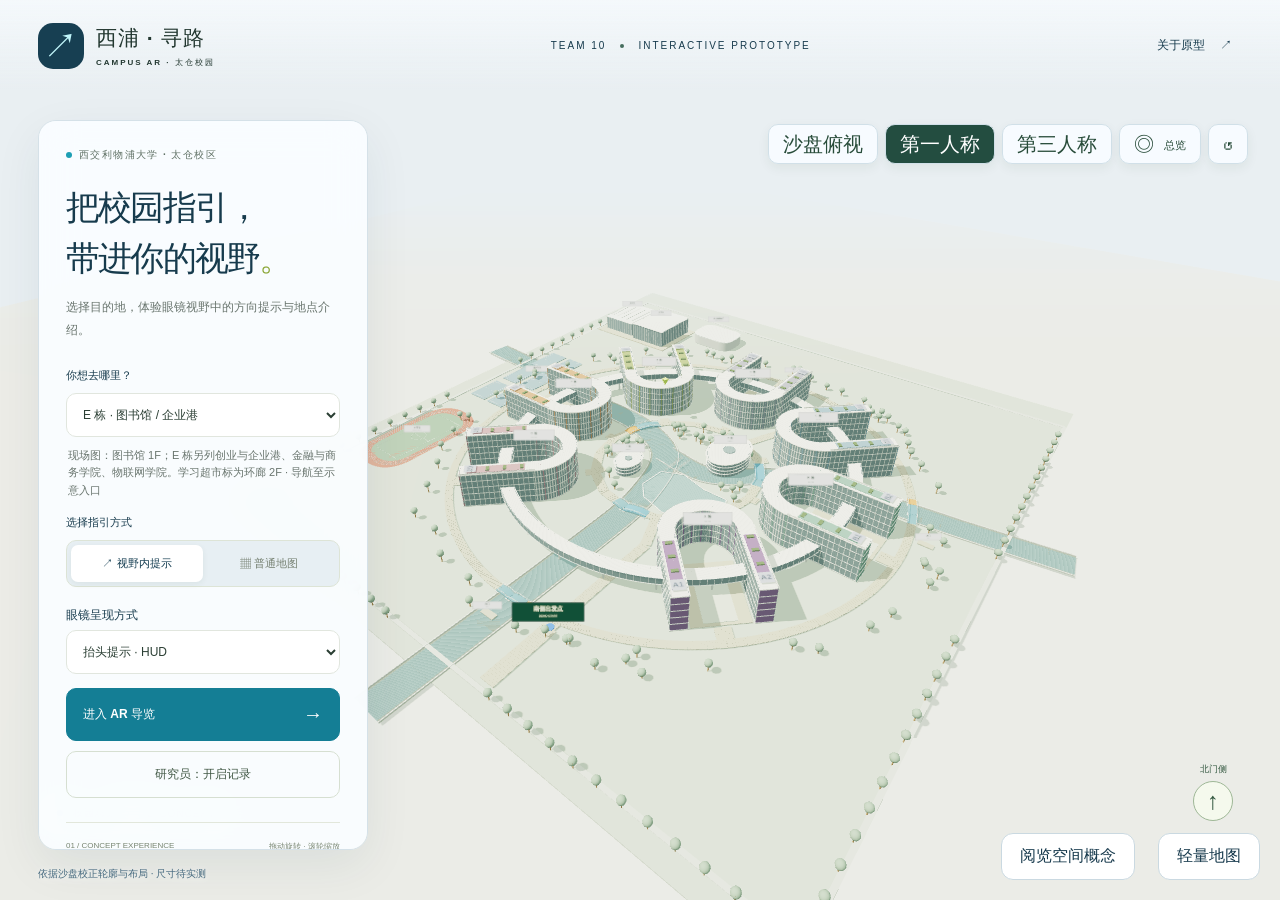
<file: index.html>
<!doctype html>
<html lang="zh-CN"><head><meta charset="UTF-8"><meta name="viewport" content="width=device-width,initial-scale=1"><meta name="theme-color" content="#132d29"><title>西浦太仓 · 校园导航实验室</title><style>@import url('data:text/css,');
:root{font-family:Inter,"Segoe UI","Microsoft YaHei",sans-serif;color:#233831;background:#dce6da;font-synthesis:none;--green:#164d3c;--lime:#d9f46d;--muted:#69756e;--border:#e1e6de}*{box-sizing:border-box}body{margin:0;overflow:hidden}button,input,select,textarea{font:inherit}button,a,select{touch-action:manipulation}button{cursor:pointer}button:disabled{cursor:wait;opacity:.5}button:focus-visible,a:focus-visible,select:focus-visible,input:focus-visible,textarea:focus-visible{outline:3px solid #739d19;outline-offset:3px}#scene{position:fixed;inset:0}#scene canvas{display:block;width:100%;height:100%;touch-action:none}.topbar{position:fixed;top:0;left:0;right:0;height:91px;display:flex;align-items:center;justify-content:space-between;padding:0 38px;z-index:10;background:linear-gradient(#f5f6eee8,#f5f6ee00)}.brand{display:flex;gap:12px;align-items:center;text-decoration:none;color:#233831;font-weight:800;font-size:21px;letter-spacing:1px}.brand-symbol{display:grid;place-items:center;background:#214e3e;color:var(--lime);width:46px;height:46px;border-radius:15px;font-size:35px}.brand-sub{display:block;font-size:8px;letter-spacing:2px;margin-top:5px}.project-tag{font-size:10px;letter-spacing:2px;display:flex;align-items:center;gap:14px}.project-tag i{width:4px;height:4px;background:#456d5e;border-radius:50%}.quiet{border:0;background:transparent;padding:10px;color:inherit;font-size:12px}.quiet span{margin-left:12px}.panel{background:#fcfdf7ed;border:1px solid #fff8;box-shadow:0 18px 55px #294a2720;backdrop-filter:blur(18px);border-radius:22px}.explorer{position:fixed;top:120px;left:38px;width:330px;padding:27px;z-index:5}.eyebrow{font-size:10px;font-weight:700;letter-spacing:1.4px;color:#607166;display:flex;align-items:center;gap:7px}.live-dot{display:inline-block;width:6px;height:6px;background:#638a35;border-radius:50%}h1{font-size:34px;line-height:1.5;letter-spacing:-1.8px;margin:20px 0 12px;font-weight:650}h1>span{color:#8ba637}.intro{font-size:12px;line-height:1.9;color:var(--muted);margin:0 0 26px}.field-title{font-size:11px;font-weight:600;display:block;margin-bottom:10px}select,input,textarea{width:100%;border:1px solid var(--border);border-radius:10px;padding:13px 12px;background:#fff;color:#2b3f34;outline:none}select{font-size:12px}.place-info{font-size:11px;line-height:1.6;color:var(--muted);min-height:49px;padding:10px 2px 16px}.segmented{display:flex;border:1px solid #dde4d6;border-radius:10px;padding:4px;background:#edf0e6;margin-bottom:20px}.segmented button{flex:1;border:0;border-radius:7px;padding:11px 2px;background:transparent;font-size:11px;color:#768172}.segmented button.selected{background:#fff;color:var(--green);box-shadow:0 2px 6px #23441a10;font-weight:700}.primary,.outline{display:flex;justify-content:space-between;align-items:center;border-radius:10px;padding:14px 16px;width:100%;font-size:12px;font-weight:600}.primary{background:var(--green);color:#f7ffe9;border:1px solid var(--green)}.primary:hover{background:#226448}.primary span{font-size:20px;font-weight:400}.outline{background:transparent;border:1px solid #d6dfd1;justify-content:center;color:#405744;margin-top:10px}.outline:hover{background:#f1f4e9}.explorer-foot{border-top:1px solid #e2e7db;margin-top:24px;padding-top:18px;font-size:8px;color:#778571;display:flex;flex-wrap:wrap;gap:8px;justify-content:space-between}.view-tools{position:fixed;right:32px;top:124px;display:flex;gap:7px}.view-tools button{background:#fcfdf4eb;border:1px solid #fff9;border-radius:10px;height:40px;padding:0 14px;color:#284c3a;font-size:20px;box-shadow:0 4px 12px #253c1710}.view-tools span{font-size:11px;vertical-align:middle;margin-left:4px}.mode-badge{position:fixed;bottom:66px;left:38px;display:flex;align-items:center;gap:10px;background:#fafff0dc;border:1px solid #fff9;border-radius:24px;padding:13px 18px;font-size:10px;letter-spacing:1px}.badge-divider{color:#aab7a1}.scene-note{position:fixed;bottom:18px;left:38px;right:32px;display:flex;justify-content:space-between;align-items:center;gap:12px;font-size:10px;color:#426048;text-shadow:0 1px 10px #fff}.scene-note button{border:0;background:transparent;color:inherit;font-size:10px}.compass{position:fixed;right:43px;bottom:70px;width:48px;height:67px;display:flex;align-items:center;flex-direction:column;font-size:9px;gap:5px;color:#335840}.compass b{display:grid;place-items:center;width:40px;height:40px;border:1px solid #9db695;border-radius:50%;font-size:24px;background:#fafff0b0}.hidden{display:none!important}.journey{position:fixed;left:38px;top:120px;width:310px;padding:24px;z-index:5}.journey-head{display:flex;align-items:center;justify-content:space-between;gap:8px}.journey h2{font-size:21px;margin:16px 0}.journey-metrics{display:flex;justify-content:space-between;font-size:11px;color:#6a7865}.track{height:3px;background:#e0e7d9;border-radius:10px;margin:13px 0 20px;overflow:hidden}#progressBar{height:100%;background:#7d9c31;width:0%;transition:width .4s}#cueCard{display:flex;align-items:center;gap:15px;padding:13px 0}#cueArrow{font-size:42px;line-height:1;color:#346440;width:45px;text-align:center}#cueCard strong{display:block;font-size:17px}#cueCard small{display:block;font-size:10px;color:#75836b;margin-top:7px}#mapInstruction{font-size:12px;line-height:1.8;color:#65725f;padding:8px 0}.journey-actions{display:flex;align-items:center;gap:8px}.journey-actions .outline{width:auto;flex:1}.journey-actions .quiet{margin-top:10px;white-space:nowrap}.controls{position:fixed;bottom:76px;left:50%;transform:translateX(-50%);text-align:center;z-index:6}.control-hint{background:#183d2cd9;color:#eff6de;font-size:10px;letter-spacing:.3px;padding:8px 13px;border-radius:8px;margin-bottom:10px}.control-row{display:flex;justify-content:center;gap:9px}.control-row button{height:50px;min-width:52px;border:1px solid #ffffff80;background:#fbfff2ed;border-radius:13px;color:#345139;font-size:24px;box-shadow:0 5px 25px #1630221a}.control-row .forward{font-size:12px;padding:0 23px;background:var(--lime);border-color:var(--lime);font-weight:700}.forward span{font-size:21px;margin-left:12px}#toast{position:fixed;top:100px;left:50%;transform:translateX(-50%);padding:12px 20px;border-radius:12px;background:#163c2cec;color:#fff;font-size:12px;max-width:80vw;text-align:center;opacity:0;transition:opacity .25s;pointer-events:none;z-index:30}#toast.show{opacity:1}dialog{border:1px solid #e4e8dc;border-radius:22px;background:#fbfcf6;color:#293b31;padding:27px;width:min(490px,calc(100vw - 28px));max-height:88dvh;box-shadow:0 30px 100px #1428214d}dialog::backdrop{background:#14382c66;backdrop-filter:blur(7px)}.dialog-heading{display:flex;justify-content:space-between;align-items:flex-start;gap:12px}.dialog-heading h2{font-size:25px;margin:12px 0 16px;letter-spacing:-.7px}.close{border:0;border-radius:50%;width:30px;height:30px;background:#eaf0e2;color:#486047;font-size:22px}dialog p{font-size:12px;line-height:1.9;color:#677361}dialog h3{font-size:14px;margin-top:25px}dialog a{color:#32634a}form label{display:block;font-size:12px;font-weight:600;margin:14px 0}form label input,form label select,form label textarea{display:block;margin-top:7px}form .check{display:flex;align-items:flex-start;gap:9px;font-size:11px;line-height:1.7;font-weight:400}.check input{width:15px;height:15px;margin:3px 0 0;flex:none}.fineprint{font-size:10px!important;line-height:1.7!important;color:#7d8775!important}#mapSvg{width:100%;background:#edf2e5;border-radius:16px;max-height:52vh}.map-legend{display:flex;justify-content:space-between;gap:12px;margin-top:14px;font-size:10px;color:#6a7861}.map-legend i{display:inline-block;width:8px;height:8px;margin-right:5px;border-radius:50%}.legend-current{background:#4f8df5}.legend-target{background:#a1bc3a}.result-metrics{display:grid;grid-template-columns:repeat(3,1fr);gap:8px;margin:15px 0}.result-metrics div{background:#edf1e5;border-radius:10px;padding:15px 10px;text-align:center}.result-metrics strong{display:block;font-size:23px;font-weight:500}.result-metrics small{font-size:9px;display:block;margin-top:6px;color:#718064}#loading{position:fixed;inset:0;z-index:99;display:flex;align-items:center;justify-content:center;flex-direction:column;background:#f1f4e9;color:#224d3a;transition:opacity .5s}#loading h2{font-size:20px}#loading p{font-size:12px;color:#74816c}.load-icon{font-size:60px;animation:pulse 1.5s infinite}@keyframes pulse{50%{transform:translate(4px,-4px);opacity:.5}}@media(max-width:800px){.topbar{height:75px;padding:0 18px}.project-tag{display:none}.brand{font-size:17px}.brand-symbol{width:37px;height:37px;font-size:28px}.brand-sub{font-size:7px}.explorer{top:auto;bottom:58px;left:14px;width:280px;padding:19px;max-height:65dvh;overflow:auto}h1{font-size:26px;line-height:1.35;margin:13px 0 9px}.intro{margin-bottom:15px;font-size:11px}.explorer-foot{display:none}.field-title{font-size:10px;margin-bottom:7px}.segmented{margin-bottom:10px}.place-info{min-height:35px;padding:7px 0 10px}.primary,.outline{padding:12px}.mode-badge{display:none}.scene-note{left:18px;right:18px;bottom:14px;font-size:8px;max-width:95vw}.scene-note button{font-size:9px;white-space:nowrap}.view-tools{right:14px;top:88px}.view-tools button{padding:0 10px}.compass{right:21px;bottom:71px}.journey{left:14px;top:88px;width:265px;padding:18px}.journey h2{font-size:18px}.journey-metrics{font-size:10px}#cueCard strong{font-size:15px}.controls{bottom:70px}.control-hint{font-size:9px;white-space:nowrap}.control-row button{height:48px}dialog{padding:22px}.topbar .quiet{font-size:10px}}@media(max-height:680px) and (min-width:801px){.explorer{top:95px;padding:20px;width:300px}h1{font-size:27px;margin:12px 0}.intro{margin-bottom:14px}.explorer-foot{display:none}.place-info{min-height:30px;padding:8px 0}.segmented{margin-bottom:12px}.journey{top:95px}.mode-badge{bottom:55px}}

.free-controls{display:grid;grid-template-columns:repeat(3,48px);gap:5px}.free-controls button{width:48px;height:42px;padding:0;touch-action:none}.free-controls button:active{background:#d7ef80}.controls{bottom:40px}.control-hint{max-width:360px}.scene-note{pointer-events:none}.scene-note button{pointer-events:auto}
@media(max-width:700px){.journey{top:84px;bottom:auto;width:240px;padding:15px}.journey h2{font-size:19px}.journey #cueCard{padding:10px 0}.controls{left:auto;right:16px;transform:none;bottom:50px}.control-hint{max-width:185px;font-size:10px}}

.display-label{display:block;font-size:12px;font-weight:600;margin-top:10px}#overlayStyle{margin:6px 0 14px}.explorer{max-height:calc(100vh - 170px);overflow:auto}.ar-hud{position:absolute;left:50%;top:25%;transform:translateX(-50%);color:#bbffc6;background:rgba(6,27,25,.65);border:1px solid rgba(167,255,202,.4);border-radius:18px;padding:18px 24px;pointer-events:none;text-shadow:0 1px 5px #102e27;min-width:290px;backdrop-filter:blur(3px)}.hud-top{display:flex;align-items:center;gap:8px;font-size:10px;letter-spacing:1px}.hud-dot{width:6px;height:6px;background:#a6ffc1;border-radius:50%}.hud-main{display:flex;gap:18px;align-items:center;margin:16px 0}.hud-main>span{font-size:42px}.hud-main strong{font-size:21px}.hud-main p{margin:5px 0 0;font-size:14px}.ar-hud small{font-size:10px;opacity:.8}.ar-hud.spatial{top:auto;bottom:190px}.ar-target{position:absolute;transform:translate(-50%,-100%);padding:10px 16px;background:#123a35dd;color:#d9ffb7;border:1px solid #c4ff8d;border-radius:10px;pointer-events:none}.view-tools .selected{background:#234d40;color:white}.navigating .journey{width:245px;padding:18px}.navigating #cueCard{display:none}.navigating .journey h2{font-size:21px}.navigating .journey-metrics{font-size:10px}.navigating .topbar{background:linear-gradient(#eff4ecd9,transparent)}#arrivalDialog p{line-height:1.8}.navigating #toast{top:auto;bottom:190px}.control-hint{white-space:normal}
@media(max-width:700px){.view-tools{top:83px;left:14px;right:auto;gap:5px}.view-tools button{font-size:11px;padding:8px;min-width:0}.navigating .journey{top:135px;width:205px;padding:12px}.navigating .journey h2{font-size:16px}.journey-actions button{font-size:11px;padding:8px}.ar-hud{top:46%;padding:12px 16px;min-width:250px;max-width:90vw}.ar-hud.spatial{bottom:215px}.hud-main{margin:10px 0}.hud-main strong{font-size:17px}.hud-main>span{font-size:32px}.ar-hud small{font-size:9px}.navigating .compass{display:none}.explorer{max-height:58vh}.navigating #toast{bottom:210px}}

@media(min-width:701px){.ar-hud{top:auto;bottom:185px;left:auto;right:28px;transform:none}.ar-hud.spatial{left:50%;right:auto;transform:translateX(-50%)}}

#mouseHint,#crosshair{display:none;pointer-events:none}.navigating #mouseHint{display:block;position:absolute;bottom:28px;left:50%;transform:translateX(-50%);color:#e7f5e9;background:#16362fd9;padding:8px 14px;border-radius:20px;font-size:12px}.mouse-locked #mouseHint{display:none}.mouse-locked #crosshair{display:block;position:absolute;left:50%;top:50%;transform:translate(-50%,-50%);color:#edffe3;font-size:18px;text-shadow:0 1px 3px #15271e}.mouse-locked .view-tools,.mouse-locked .journey{opacity:.65}.mouse-locked .view-tools{pointer-events:none}@media(pointer:fine){.control-row{display:none}.controls{bottom:65px}}@media(pointer:coarse){#mouseHint{display:none!important}.control-hint{font-size:0}.control-hint:after{content:'左侧按钮移动 · 拖动场景环顾';font-size:11px}}
/* Quiet technical palette, generous spacing and resilient mobile landing. */
:root{--lime:#bce9ef;--green:#133c50;--cream:#f5f8fa}body{background:#eef3f6;color:#173b4d}.panel{background:rgba(250,253,255,.94);border:1px solid #d5e1e8;box-shadow:0 16px 48px #12354812;border-radius:18px}.primary{background:#147e95!important;color:white!important;border-color:#147e95!important}.topbar{background:linear-gradient(#f5f9fcee,transparent)}.brand-symbol{background:#173f52;color:#c1f6fa}.segmented{background:#e7eff3}.segmented .selected{background:#fff;color:#135b73}.ar-hud{background:#0a2336d9;color:#b9f4ff;border-color:#8dd0dc80}.live-dot{background:#1d9fb4}#liteApp{position:fixed;inset:0;z-index:110;overflow:auto;background:#f2f6f8;color:#153c50;padding:24px max(20px,calc((100vw - 760px)/2));font-family:system-ui,sans-serif}.lite-mode #liteToggle{display:none}.lite-top{display:flex;justify-content:space-between;align-items:center;padding-bottom:20px;border-bottom:1px solid #d9e3e9}.lite-top b{font-size:22px}.lite-top span{font-size:10px;letter-spacing:1px}.lite-copy{margin:28px 0 10px}.lite-copy small{letter-spacing:1.8px;font-size:10px;color:#527789}.lite-copy h1{font-size:36px;line-height:1.25;margin:13px 0}.lite-copy p{font-size:13px;color:#638091}.lite-map{max-width:420px;margin:0 auto}.lite-map svg{width:100%;height:auto;display:block}.lite-card{padding:20px;border:1px solid #d4e1e8;background:#ffffff;border-radius:18px;box-shadow:0 8px 32px #274a5a0a}.lite-card label{display:block;font-size:12px;font-weight:600;margin-bottom:9px}.lite-card select{width:100%;font-size:16px;background:#f1f6f8;border:1px solid #d8e3e9;border-radius:10px;padding:12px;color:#173f51}.lite-card p{font-size:12px;line-height:1.6;color:#557585;min-height:32px}.lite-card small{display:block;font-size:10px;line-height:1.6;color:#78909c;margin-top:16px}.lite-actions{display:flex;gap:10px}.lite-actions button{flex:1;border-radius:10px;padding:13px 8px;border:1px solid #d3e1e8;background:#fff;color:#176780;font-size:12px}.lite-actions button:first-child{background:#176c87;color:white}.lite-footer{font-size:10px;line-height:1.9;text-align:center;color:#78909c;margin:22px 0}.view-tools button{border-color:#d1e0e8;background:#f8fcffef}.scene-note{color:#476b80}@media(max-width:600px){#liteApp{padding:18px}.lite-copy{margin-top:20px}.lite-copy h1{font-size:30px}.lite-map{max-width:300px}.explorer{width:calc(100vw - 28px);max-height:48vh}.control-hint{background:#173f50e6}}

.model-inspect #explorer{display:none}.model-inspect .scene-note{max-width:75vw}

</style></head>
<body>
<section id="liteApp" style="display:none"></section>
<button id="interiorBtn" style="position:fixed;right:145px;bottom:20px;z-index:40;padding:12px 18px;border:1px solid #cad9e1;border-radius:12px;background:white;color:#16394c">阅览空间概念</button><button id="liteToggle" style="position:fixed;right:20px;bottom:20px;z-index:40;padding:12px 18px;border:1px solid #cad9e1;border-radius:12px;background:white;color:#16394c">轻量地图</button>
<div id="scene" aria-label="太仓校区三维概念场景"></div>
<div id="loading" style="position:fixed;inset:0;z-index:99;background:#f1f4e9;color:#224d3a;display:flex;align-items:center;justify-content:center;flex-direction:column"><span class="load-icon">↗</span><h2>正在构建你的校园视野</h2><p>加载校园导览…</p><a href="compat.html" style="color:#176780;padding:20px">打不开？进入兼容版地图 →</a></div>
<header class="topbar"><a class="brand" href="#" aria-label="返回校园总览"><span class="brand-symbol">↗</span><span>西浦 · 寻路<span class="brand-sub">CAMPUS AR · 太仓校园</span></span></a><span class="project-tag">TEAM 10 <i></i> INTERACTIVE PROTOTYPE</span><button id="aboutBtn" class="quiet">关于原型 <span>↗</span></button></header>
<main>
<aside id="explorer" class="panel explorer">
<div class="eyebrow"><span class="live-dot"></span> 西交利物浦大学 · 太仓校区</div>
<h1>把校园指引，<br>带进你的视野<span>。</span></h1>
<p class="intro">选择目的地，体验眼镜视野中的方向提示与地点介绍。</p>
<label class="field-title" for="destination">你想去哪里？</label><select id="destination"></select><div id="placeInfo" class="place-info"></div>
<div class="field-title">选择指引方式</div><div class="segmented"><button id="arMode" class="selected" aria-pressed="true">↗ 视野内提示</button><button id="mapMode" aria-pressed="false">▦ 普通地图</button></div>
<label class="display-label" for="overlayStyle">眼镜呈现方式</label><select id="overlayStyle"><option value="hud">抬头提示 · HUD</option><option value="spatial">空间箭头 · 概念模拟</option></select><button id="startBtn" class="primary">进入 AR 导览 <span>→</span></button><button id="studyBtn" class="outline">研究员：开启记录</button><div class="explorer-foot"><span>01 / CONCEPT EXPERIENCE</span><span>拖动旋转 · 滚轮缩放</span></div></aside>
<section id="journey" class="panel journey hidden" aria-live="polite"><div class="eyebrow" id="sessionLabel">自由漫游</div><div class="journey-head"><h2 id="targetName"></h2><button id="exitBtn" class="quiet">结束</button></div><div class="journey-metrics"><span id="progressText">准备出发</span><span id="timer">00:00</span></div><div class="track"><div id="progressBar"></div></div><div id="cueCard"><span id="cueArrow">↑</span><div><strong id="cueTitle">向前出发</strong><small id="cueDetail"></small></div></div><div id="mapInstruction" class="hidden">需要确认方向时，打开地图查看当前位置与目的地。</div><div class="journey-actions"><button id="showMap" class="outline">▦ 查看地图</button><button id="helpBtn" class="quiet">需要帮助</button></div></section>
<div class="view-tools"><button id="modelViewBtn">沙盘俯视</button><button id="firstPerson" class="selected" aria-pressed="true">第一人称</button><button id="thirdPerson" aria-pressed="false">第三人称</button><button id="overviewBtn" title="校园总览">◎ <span>总览</span></button><button id="walkViewBtn" class="hidden" title="返回步行视角">◉ <span>步行</span></button><button id="resetView" title="重置视角">↺</button></div>
<div id="modeBadge" class="mode-badge"><span class="live-dot"></span> 校园总览 <span class="badge-divider">/</span> 3D CONCEPT</div>
<div id="controls" class="controls hidden"><div class="control-hint" id="controlHint">WASD 移动 · 鼠标环顾 · Shift 奔跑 · V 切换视角 · M 地图</div><div class="control-row free-controls"><button id="turnLeft" aria-label="向左看">↶</button><button id="forward" aria-label="向前移动">↑</button><button id="turnRight" aria-label="向右看">↷</button><button id="strafeLeft" aria-label="向左平移">←</button><button id="backward" aria-label="向后移动">↓</button><button id="strafeRight" aria-label="向右平移">→</button></div></div>
<div id="arHUD" class="ar-hud hidden"><div class="hud-top"><span class="hud-dot"></span><span id="hudMode"></span></div><div class="hud-main"><span id="hudArrow">↑</span><div><strong id="hudDirection">向前行走</strong><p id="hudPlace"></p></div></div><small id="hudDetail"></small></div><div id="arTarget" class="ar-target hidden"></div>
<dialog id="arrivalDialog"><div class="eyebrow">YOU HAVE ARRIVED</div><h2 id="arrivalTitle"></h2><p id="arrivalText"></p><button id="arrivalDone" class="primary">探索另一个地点 →</button></dialog>
<div id="mouseHint">点击场景控制视角 · Esc 释放鼠标</div><div id="crosshair" aria-hidden="true">+</div><div id="toast" role="status"></div>
<div id="compass" class="compass"><span>北门侧</span><b id="compassArrow">↑</b></div>
<footer class="scene-note"><span>依据沙盘校正轮廓与布局 · 尺寸待实测</span><button id="sourcesBtn">场景依据 ↗</button></footer>
</main>
<dialog id="mapDialog"><div class="dialog-heading"><div><div class="eyebrow">CAMPUS MAP</div><h2>找到你的下一步</h2></div><button data-close="mapDialog" class="close" aria-label="关闭地图">×</button></div><svg id="mapSvg" viewBox="-167 -170 334 335" role="img" aria-label="简化校园地图"></svg><div class="map-legend"><span><i class="legend-current"></i>当前位置</span><span><i class="legend-target"></i>目的地</span><span>北门方向 ↑（图示）</span></div><p class="fineprint">位置与路线为原型示意。地图模式不提供逐步转向指令。</p></dialog>
<dialog id="studyDialog"><div class="dialog-heading"><div><div class="eyebrow">PARTICIPANT SESSION</div><h2>开始一次体验</h2></div><button data-close="studyDialog" class="close" aria-label="关闭">×</button></div><p>请由研究员说明任务并取得同意。体验的是网页导航界面，不是实际眼镜或真实步行。</p><form id="studyForm"><label>参与者匿名编号<input id="participant" required maxlength="24" placeholder="例如 P-01" pattern="[A-Za-z0-9_-]{1,24}" autocomplete="off"></label><label>界面模式<select id="studyMode"><option value="ar">视野内提示</option><option value="map">普通地图</option></select></label><label>体验任务<select id="studyTask"><option value="E">从示意南侧入口前往 E 栋图书馆入口</option><option value="G">从示意北侧入口前往 G 栋博物馆入口</option></select></label><label>是否体验过这个网页？<select id="prior"><option value="no">第一次</option><option value="yes">之前体验过</option></select></label><label class="check"><input id="consent" type="checkbox" required>我已取得参与者对本次体验及匿名记录的同意。</label><p class="fineprint">数据只在当前页面内存中保存，刷新即清除；结束后可下载 JSON。两条任务未经等难度校准，不直接用于证明 AR 优于地图。</p><button class="primary" type="submit">开始任务 →</button></form></dialog>
<dialog id="resultDialog"><div class="dialog-heading"><div><div class="eyebrow">SESSION COMPLETE</div><h2 id="resultTitle">已抵达目的地</h2></div><button data-close="resultDialog" class="close" aria-label="关闭">×</button></div><div id="resultMetrics" class="result-metrics"></div><form id="feedbackForm"><label>指引清晰程度<select id="clarity"><option value="">请选择</option><option value="1">1 — 很不清楚</option><option value="2">2 — 不太清楚</option><option value="3">3 — 一般</option><option value="4">4 — 清楚</option><option value="5">5 — 很清楚</option></select></label><label>完成任务需要的思考程度<select id="effort"><option value="">请选择</option><option value="1">1 — 很少</option><option value="2">2 — 较少</option><option value="3">3 — 一般</option><option value="4">4 — 较多</option><option value="5">5 — 很多</option></select></label><label>哪一处最清楚，哪一处让你困惑？<textarea id="feedback" rows="3" placeholder="尽量记录原话；也可以记录现有地图已经足够的情况。" maxlength="1500"></textarea></label><button type="submit" class="primary">下载本次匿名记录 ↓</button><p class="fineprint">记录包含网页时间、虚拟移动距离、地图打开次数和求助次数，不包含真实校园定位、眼动或佩戴体验。</p></form></dialog>
<dialog id="aboutDialog"><div class="dialog-heading"><div><div class="eyebrow">ABOUT THIS PROTOTYPE</div><h2>让概念可以被体验</h2></div><button data-close="aboutDialog" class="close" aria-label="关闭">×</button></div><p>ENT303TC · Table 26 Team 10<br>Rokid: AR Application Challenge (July)</p><h3>这版可以验证什么？</h3><p>目的地是否容易找到、视野内提示是否清晰、转向与地图信息是否让人困惑。可用于早期访谈和界面可用性探索。</p><h3>眼镜中会呈现什么？</h3><p>抬头提示模式：转向箭头和目的地文字固定显示在视野中，用户透过镜片看到真实环境。空间箭头模式：箭头仿佛贴在道路上，标签锚定建筑；这需要匹配设备能力的空间定位、头部跟踪和锚定，不能只靠导入校园模型实现。</p><p>第一人称模拟佩戴者所见；第三人称用于展示用户与场景的关系。网页背景是模拟现实的 3D 场景，不是要在眼镜里再展示一个完整虚拟校园。显示颜色、视场范围与实际设备不同，不代表特定 Rokid 型号的硬件能力。</p><p><a href="https://open.rokid.com/" target="_blank" rel="noopener">Rokid 官方开发平台 ↗</a></p><h3>场景来源与边界</h3><p>参考西交利物浦大学公开的太仓校区地图，以及 U 型建筑与环形连廊的空间关系。楼栋字母和用途参考该地图；模型按公开地图修正为马蹄形楼体、贯通的多层环形建筑及分叉水系；比例、入口、路网和高度仍经过简化，未现场测绘。本版增加了你们提供的沙盘照片和 HPP 建成照片作为形态参考，细化立面、屋顶、桥梁、景观与体育区。比例与入口仍为示意。这里不连接 GPS、Rokid SDK 或眼镜。<br><a href="https://www.hpp.com/en/projects/xjtlu-campus-taicang/" target="_blank" rel="noopener">HPP 设计方建成照片 ↗</a></p><p><a href="https://www.xjtlu.edu.cn/zh/campus-life/our-campus" target="_blank" rel="noopener">学校官方校园说明 ↗</a><br><a href="https://www.xjtlu.edu.cn/wp-content/uploads/2025/03/campus-map.jpg" target="_blank" rel="noopener">官方太仓校园地图（2025 版文件）↗</a></p><h3>如何进行访谈？</h3><p>先询问参与者最近一次真实校园寻路经历，再让其独立完成网页任务。完成后询问具体理解、困惑与替代方案。网页操作表现不等同于真实校园寻路效果，也不能证明头戴设备的免手持优势。</p><h3>记录说明</h3><p>原型仅在页面内存中保存当前会话。只有在点击下载时才生成本地文件；不自动上传研究记录。自由漫游记录会明确标为展示数据。</p><button id="aboutDone" class="primary">回到校园 →</button></dialog>
<script>
(function(){
 var box=document.getElementById('loading');
 window.showBootError=function(message){
  if(!document.getElementById('loading'))document.body.appendChild(box);
  box.style.cssText='position:fixed;inset:0;z-index:999;background:#f1f4e9;color:#224d3a;display:flex;align-items:center;justify-content:center;flex-direction:column;padding:24px;text-align:center;opacity:1';
  box.textContent='';var title=document.createElement('h2');title.textContent='校园导览暂未加载完成';box.appendChild(title);
  var detail=document.createElement('p');detail.textContent=message;box.appendChild(detail);
  var retry=document.createElement('button');retry.textContent='重新加载';retry.style.cssText='padding:14px 24px;margin:12px';retry.onclick=function(){location.reload()};box.appendChild(retry);var lite=document.createElement('button');lite.textContent='使用轻量地图';lite.onclick=function(){window.openLite()};box.appendChild(lite);
 };
 window.addEventListener('error',function(e){window.showBootError(e.message||'资源加载失败，请检查网络后刷新。')});
 window.addEventListener('unhandledrejection',function(e){window.showBootError(String(e.reason&&e.reason.message||e.reason||'加载失败'))});
 // Each explicit 3D attempt owns its own timeout.
})();
</script>
<script>(function(){
var places=[["E", "图书馆 / 企业港", 10], ["D", "人工智能与先进技术学院", 8], ["G", "影视学院 / 博物馆", 14], ["J", "学生中心", 0], ["H", "行政中心", 0], ["A", "芯片 / 智造 / 机器人学院", 2], ["B", "未来教育 / 学者空间", 4], ["C", "创业与企业港 / 芯片学院", 6], ["F", "F 栋", 12]],graph={"r0": {"id": "r0", "x": 0, "z": 43, "neighbors": ["r1", "r15"]}, "r1": {"id": "r1", "x": 16.455387591698862, "z": 39.72681989798533, "neighbors": ["r0", "r2", "southApproach"]}, "r2": {"id": "r2", "x": 30.40559159102154, "z": 30.405591591021544, "neighbors": ["r1", "r3", "A"]}, "r3": {"id": "r3", "x": 39.72681989798533, "z": 16.455387591698862, "neighbors": ["r2", "r4"]}, "r4": {"id": "r4", "x": 43, "z": 2.6329906181668092e-15, "neighbors": ["r3", "r5", "B"]}, "r5": {"id": "r5", "x": 39.72681989798533, "z": -16.45538759169886, "neighbors": ["r4", "r6"]}, "r6": {"id": "r6", "x": 30.405591591021544, "z": -30.40559159102154, "neighbors": ["r5", "r7", "H", "C"]}, "r7": {"id": "r7", "x": 16.455387591698866, "z": -39.72681989798533, "neighbors": ["r6", "r8", "northApproach"]}, "r8": {"id": "r8", "x": 5.2659812363336185e-15, "z": -43, "neighbors": ["r7", "r9", "D"]}, "r9": {"id": "r9", "x": -16.455387591698855, "z": -39.72681989798534, "neighbors": ["r8", "r10"]}, "r10": {"id": "r10", "x": -30.40559159102154, "z": -30.40559159102155, "neighbors": ["r9", "r11", "E"]}, "r11": {"id": "r11", "x": -39.72681989798532, "z": -16.455387591698884, "neighbors": ["r10", "r12"]}, "r12": {"id": "r12", "x": -43, "z": -7.898971854500428e-15, "neighbors": ["r11", "r13", "F"]}, "r13": {"id": "r13", "x": -39.72681989798532, "z": 16.45538759169887, "neighbors": ["r12", "r14"]}, "r14": {"id": "r14", "x": -30.40559159102155, "z": 30.405591591021537, "neighbors": ["r13", "r15", "G", "J"]}, "r15": {"id": "r15", "x": -16.455387591698887, "z": 39.72681989798532, "neighbors": ["r14", "r0"]}, "south": {"id": "south", "x": 24, "z": 118, "neighbors": ["southApproach"]}, "southApproach": {"id": "southApproach", "x": 24, "z": 58, "neighbors": ["south", "r1"]}, "north": {"id": "north", "x": 44, "z": -118, "neighbors": ["northApproach"]}, "northApproach": {"id": "northApproach", "x": 44, "z": -104, "neighbors": ["north", "r7"]}, "E": {"id": "E", "x": -33.94112549695428, "z": -33.941125496954285, "neighbors": ["r10"]}, "D": {"id": "D", "x": 5.878304635907295e-15, "z": -48, "neighbors": ["r8"]}, "G": {"id": "G", "x": -33.941125496954285, "z": 33.94112549695427, "neighbors": ["r14"]}, "J": {"id": "J", "x": -29, "z": 25, "neighbors": ["r14"]}, "H": {"id": "H", "x": 33, "z": -27, "neighbors": ["r6"]}, "A": {"id": "A", "x": 33.94112549695428, "z": 33.941125496954285, "neighbors": ["r2"]}, "B": {"id": "B", "x": 48, "z": 2.9391523179536475e-15, "neighbors": ["r4"]}, "C": {"id": "C", "x": 33.941125496954285, "z": -33.94112549695428, "neighbors": ["r6"]}, "F": {"id": "F", "x": -48, "z": -8.817456953860943e-15, "neighbors": ["r12"]}},facilities=[{"id": "pool", "name": "游泳馆", "x": -132, "z": -126}, {"id": "stadium", "name": "体育馆", "x": -105, "z": -125}, {"id": "hall", "name": "多功能报告厅", "x": -67, "z": -141}, {"id": "sports", "name": "体育场", "x": -130, "z": 66}, {"id": "courts", "name": "室外球场", "x": -130, "z": -26}],selected='E';
var root=document.getElementById('liteApp');
root.innerHTML='<div class="lite-top"><b>↗ 西浦 · 寻路</b><span>TAICANG / TEAM 10</span></div><div class="lite-copy"><small>CAMPUS WAYFINDING · 轻量版</small><h1>你的下一站，<br>就在视野之中。</h1><p>西交利物浦大学 · 太仓校区</p></div><div class="lite-map"><svg id="liteSvg" viewBox="-167 -170 334 335" role="img" aria-label="校园分区与路线示意图"></svg></div><div class="lite-card"><label for="liteDest">选择目的地</label><select id="liteDest"></select><p id="liteRoute"></p><div class="lite-actions"><button id="litePlan">显示示意路线</button><button id="try3D">开启 3D 漫游 ↗</button></div><small>根据现场导览图核对分区，尺寸与入口仍为示意。</small></div><p class="lite-footer"><a href="compat.html">纯 HTML 兼容地图 →</a><br>Rokid: AR Application Challenge (July)</p>';
var select=document.getElementById('liteDest');places.forEach(function(p){var o=document.createElement('option');o.value=p[0];o.textContent=p[0]+' · '+p[1];select.appendChild(o)});select.value=selected;
function routeTo(target){var distance={},prev={},open=Object.keys(graph);open.forEach(function(id){distance[id]=Infinity});distance.south=0;while(open.length){open.sort(function(a,b){return distance[a]-distance[b]});var id=open.shift();if(id===target)break;graph[id].neighbors.forEach(function(v){var a=graph[id],b=graph[v],cost=distance[id]+Math.sqrt((a.x-b.x)*(a.x-b.x)+(a.z-b.z)*(a.z-b.z));if(cost<distance[v]){distance[v]=cost;prev[v]=id}})}var ids=[target];while(ids[0]!=='south'&&prev[ids[0]])ids.unshift(prev[ids[0]]);return ids;}
function mapMarkup(target,route){var selected=target;var html='<rect x="-153" y="-164" width="306" height="318" rx="15" fill="#e5eee7"/><path d="M-163,-37 Q-55,-30 -13,-6 Q6,30 0,154 M-13,-6 Q55,-5 155,-40" fill="none" stroke="#a1c4cb" stroke-width="12"/><path d="M-4,9 L7,4 L22,8 L35,8 L40,19 L33,29 L16,35 L2,31 L-5,23 Z" fill="#a1c4cb"/>';
facilities.forEach(function(p){html+='<rect x="'+(p.x-10)+'" y="'+(p.z-12)+'" width="20" height="24" rx="3" fill="'+(p.id==='sports'?'#c3a59c':'#bacdd3')+'"/><text x="'+p.x+'" y="'+(p.z+19)+'" text-anchor="middle" font-size="5" fill="#385a66">'+p.name+'</text>';});
places.forEach(function(p){var a=p[2]*Math.PI/8,x=p[0]==='H'?19:p[0]==='J'?-19:Math.sin(a)*72,z=p[0]==='H'?-19:p[0]==='J'?17:Math.cos(a)*72;var fill=p[0]===selected?'#a5ced9':'#f8fbfc';if(p[2]){html+='<g transform="translate('+x+' '+z+') rotate('+(-a*180/Math.PI)+')"><path d="M-20,35 L-20,0 A20,20 0 0 1 20,0 L20,35 L13,35 L13,0 A13,13 0 0 0 -13,0 L-13,35 Z" fill="'+fill+'" stroke="#8da6ae" stroke-width=".6"/>';[-1,1].forEach(function(side){html+='<text x="'+side*17+'" y="30" text-anchor="middle" font-size="4" fill="#284e5e">'+p[0]+(side<0?'1':'2')+'</text>'});html+='</g>';}else html+='<ellipse cx="'+x+'" cy="'+z+'" rx="'+(p[0]==='H'?10:6)+'" ry="'+(p[0]==='H'?14:8)+'" fill="'+fill+'" stroke="#8da6ae"/>';html+='<text x="'+x+'" y="'+(z+3)+'" text-anchor="middle" font-size="8" fill="#184b60">'+p[0]+'</text>';});
html+='<circle r="88" fill="none" stroke="#e5cf9c" stroke-width="3"/>';
if(route){var ids=routeTo(selected),pts=ids.map(function(id){return graph[id].x+','+graph[id].z}).join(' ');html+='<polyline points="'+pts+'" fill="none" stroke="#087c9e" stroke-width="2.8" stroke-linejoin="round" stroke-dasharray="4 3"/>';}
html+='<circle id="mapStart" cx="24" cy="118" r="4" fill="#1476d0" stroke="white"/><text x="0" y="-153" text-anchor="middle" font-size="7" fill="#385a66">北门方向 / 图示朝向</text><text x="0" y="147" text-anchor="middle" font-size="7" fill="#385a66">南门</text>';
return html;}
window.campusMapSvg=mapMarkup;
function draw(route){document.getElementById('liteSvg').innerHTML=mapMarkup(selected,route);document.getElementById('liteRoute').textContent=route?'示意南侧出发点 → 校园步道 → '+selected+' 栋示意入口':'A1–G2 分翼、体育设施位置依据现场导览图；图书馆在 E 栋一侧。';}
select.onchange=function(){selected=select.value;draw(false)};document.getElementById('litePlan').onclick=function(){draw(true)};
window.openLite=function(){document.body.classList.add('lite-mode');root.style.display='block';var load=document.getElementById('loading');if(load)load.style.display='none';draw(false)};
document.getElementById('liteToggle').onclick=window.openLite;document.getElementById('try3D').onclick=function(){if(window.start3D)window.start3D();else document.getElementById('liteRoute').textContent='当前浏览器不支持 3D，请继续使用地图。';};window.openLite();
})();

</script>
<script type="module">
window.start3D=function(){
 if(window.demoReady){document.body.classList.remove('lite-mode');document.getElementById('liteApp').style.display='none';return;}
 var test=document.createElement('canvas'),gl=test.getContext('webgl2')||test.getContext('webgl');
 if(!gl){window.openLite();document.getElementById('liteRoute').textContent='此浏览器无法启动 3D，轻量地图可以继续使用。';return;}
 var ext=gl.getExtension('WEBGL_lose_context');if(ext)ext.loseContext();
 window.threeRequested=true;document.body.classList.remove('lite-mode');document.getElementById('liteApp').style.display='none';
 var load=document.getElementById('loading');if(load){load.style.display='flex';load.style.opacity='1';}
 var timer=setTimeout(function(){if(!window.demoReady){window.openLite();document.getElementById('liteRoute').textContent='3D 加载较慢，已返回地图。可以稍后重试。';}},12000);
 import('./app.js?v=0.6.0').then(function(){clearTimeout(timer)}).catch(function(){clearTimeout(timer);window.openLite();document.getElementById('liteRoute').textContent='3D 暂不可用，地图仍可正常使用。';});
};
// Mobile stays on a dependency-free map. Desktop auto-loads only on explicit fine-pointer devices.
if(!/Android|iPhone|iPad|Huawei|HarmonyOS/i.test(navigator.userAgent)&&matchMedia('(pointer:fine)').matches&&innerWidth>=800)window.start3D();
</script>
<script nomodule>if(window.openLite)window.openLite();</script>
</body></html>
</file>
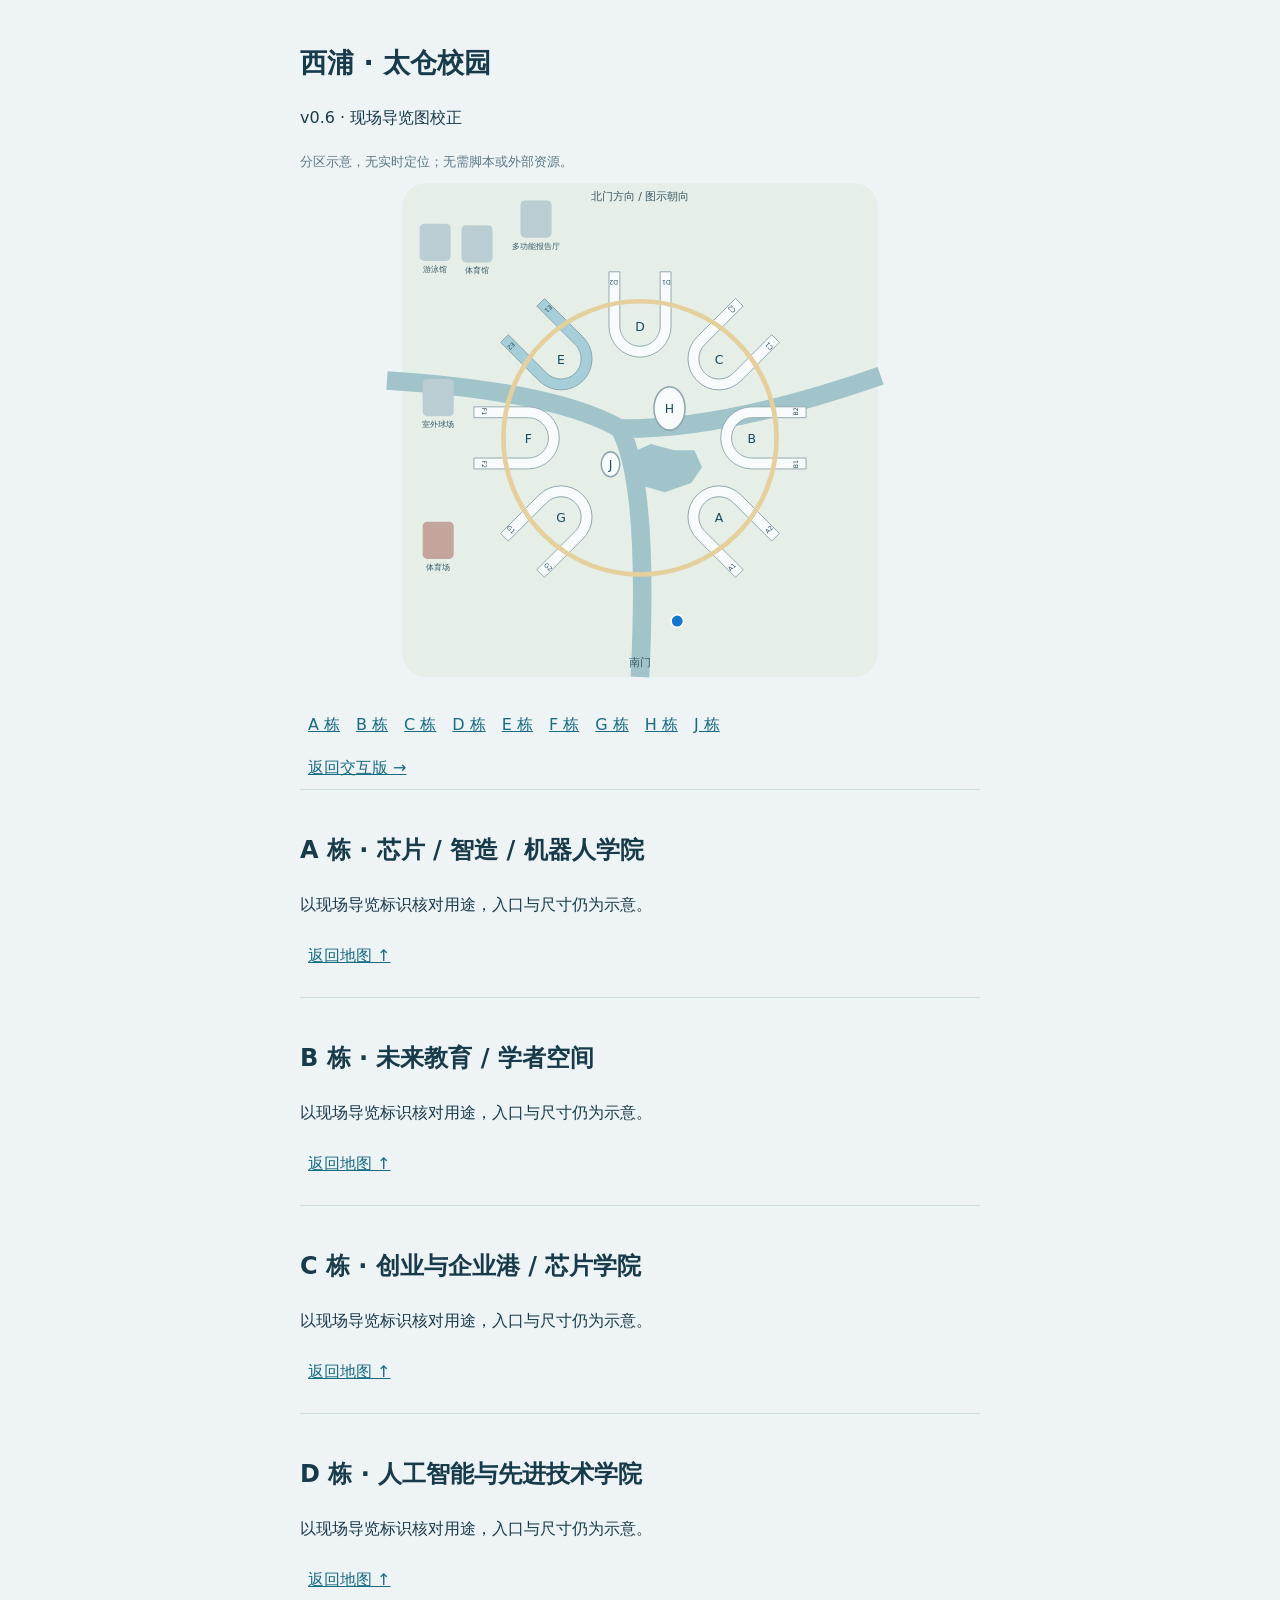
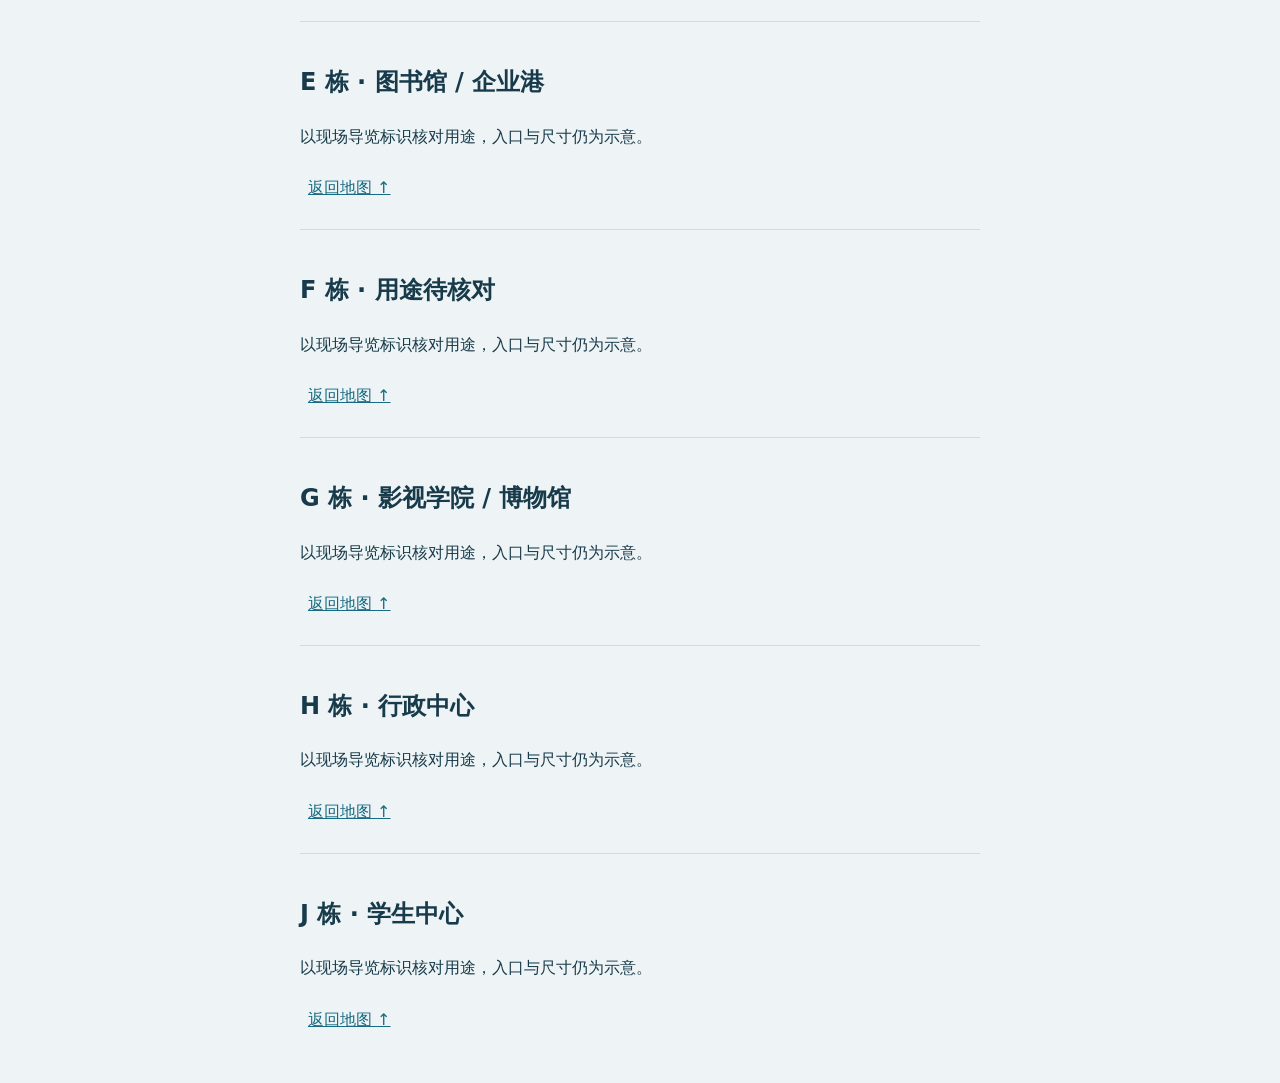
<file: compat.html>
<!doctype html><html lang="zh-CN"><meta charset="utf-8"><meta name="viewport" content="width=device-width,initial-scale=1"><title>太仓校园 · 兼容地图</title><style>body{font:16px/1.7 system-ui,sans-serif;margin:0;background:#eef3f5;color:#183b4b;padding:22px;max-width:680px;margin:auto}a{color:#176b82;display:inline-block;padding:8px}svg{width:100%;max-height:520px}section{padding:20px 0;border-top:1px solid #ccdce3}h1{font-size:27px}small{color:#5a7887}</style><h1>西浦 · 太仓校园</h1><p>v0.6 · 现场导览图校正</p><small>分区示意，无实时定位；无需脚本或外部资源。</small><div id="map"><svg viewBox="-167 -170 334 335" role="img" aria-label="校园分区示意图"><rect x="-153" y="-164" width="306" height="318" rx="15" fill="#e5eee7"/><path d="M-163,-37 Q-55,-30 -13,-6 Q6,30 0,154 M-13,-6 Q55,-5 155,-40" fill="none" stroke="#a1c4cb" stroke-width="12"/><path d="M-4,9 L7,4 L22,8 L35,8 L40,19 L33,29 L16,35 L2,31 L-5,23 Z" fill="#a1c4cb"/><rect x="-142" y="-138" width="20" height="24" rx="3" fill="#bacdd3"/><text x="-132" y="-107" text-anchor="middle" font-size="5" fill="#385a66">游泳馆</text><rect x="-115" y="-137" width="20" height="24" rx="3" fill="#bacdd3"/><text x="-105" y="-106" text-anchor="middle" font-size="5" fill="#385a66">体育馆</text><rect x="-77" y="-153" width="20" height="24" rx="3" fill="#bacdd3"/><text x="-67" y="-122" text-anchor="middle" font-size="5" fill="#385a66">多功能报告厅</text><rect x="-140" y="54" width="20" height="24" rx="3" fill="#c3a59c"/><text x="-130" y="85" text-anchor="middle" font-size="5" fill="#385a66">体育场</text><rect x="-140" y="-38" width="20" height="24" rx="3" fill="#bacdd3"/><text x="-130" y="-7" text-anchor="middle" font-size="5" fill="#385a66">室外球场</text><g transform="translate(-50.91168824543142 -50.911688245431435) rotate(-225)"><path d="M-20,35 L-20,0 A20,20 0 0 1 20,0 L20,35 L13,35 L13,0 A13,13 0 0 0 -13,0 L-13,35 Z" fill="#a5ced9" stroke="#8da6ae" stroke-width=".6"/><text x="-17" y="30" text-anchor="middle" font-size="4" fill="#284e5e">E1</text><text x="17" y="30" text-anchor="middle" font-size="4" fill="#284e5e">E2</text></g><text x="-50.91168824543142" y="-47.911688245431435" text-anchor="middle" font-size="8" fill="#184b60">E</text><g transform="translate(8.817456953860943e-15 -72) rotate(-180)"><path d="M-20,35 L-20,0 A20,20 0 0 1 20,0 L20,35 L13,35 L13,0 A13,13 0 0 0 -13,0 L-13,35 Z" fill="#f8fbfc" stroke="#8da6ae" stroke-width=".6"/><text x="-17" y="30" text-anchor="middle" font-size="4" fill="#284e5e">D1</text><text x="17" y="30" text-anchor="middle" font-size="4" fill="#284e5e">D2</text></g><text x="8.817456953860943e-15" y="-69" text-anchor="middle" font-size="8" fill="#184b60">D</text><g transform="translate(-50.911688245431435 50.91168824543141) rotate(-315)"><path d="M-20,35 L-20,0 A20,20 0 0 1 20,0 L20,35 L13,35 L13,0 A13,13 0 0 0 -13,0 L-13,35 Z" fill="#f8fbfc" stroke="#8da6ae" stroke-width=".6"/><text x="-17" y="30" text-anchor="middle" font-size="4" fill="#284e5e">G1</text><text x="17" y="30" text-anchor="middle" font-size="4" fill="#284e5e">G2</text></g><text x="-50.911688245431435" y="53.91168824543141" text-anchor="middle" font-size="8" fill="#184b60">G</text><ellipse cx="-19" cy="17" rx="6" ry="8" fill="#f8fbfc" stroke="#8da6ae"/><text x="-19" y="20" text-anchor="middle" font-size="8" fill="#184b60">J</text><ellipse cx="19" cy="-19" rx="10" ry="14" fill="#f8fbfc" stroke="#8da6ae"/><text x="19" y="-16" text-anchor="middle" font-size="8" fill="#184b60">H</text><g transform="translate(50.91168824543142 50.91168824543143) rotate(-45)"><path d="M-20,35 L-20,0 A20,20 0 0 1 20,0 L20,35 L13,35 L13,0 A13,13 0 0 0 -13,0 L-13,35 Z" fill="#f8fbfc" stroke="#8da6ae" stroke-width=".6"/><text x="-17" y="30" text-anchor="middle" font-size="4" fill="#284e5e">A1</text><text x="17" y="30" text-anchor="middle" font-size="4" fill="#284e5e">A2</text></g><text x="50.91168824543142" y="53.91168824543143" text-anchor="middle" font-size="8" fill="#184b60">A</text><g transform="translate(72 4.408728476930472e-15) rotate(-90)"><path d="M-20,35 L-20,0 A20,20 0 0 1 20,0 L20,35 L13,35 L13,0 A13,13 0 0 0 -13,0 L-13,35 Z" fill="#f8fbfc" stroke="#8da6ae" stroke-width=".6"/><text x="-17" y="30" text-anchor="middle" font-size="4" fill="#284e5e">B1</text><text x="17" y="30" text-anchor="middle" font-size="4" fill="#284e5e">B2</text></g><text x="72" y="3.0000000000000044" text-anchor="middle" font-size="8" fill="#184b60">B</text><g transform="translate(50.91168824543143 -50.91168824543142) rotate(-135)"><path d="M-20,35 L-20,0 A20,20 0 0 1 20,0 L20,35 L13,35 L13,0 A13,13 0 0 0 -13,0 L-13,35 Z" fill="#f8fbfc" stroke="#8da6ae" stroke-width=".6"/><text x="-17" y="30" text-anchor="middle" font-size="4" fill="#284e5e">C1</text><text x="17" y="30" text-anchor="middle" font-size="4" fill="#284e5e">C2</text></g><text x="50.91168824543143" y="-47.91168824543142" text-anchor="middle" font-size="8" fill="#184b60">C</text><g transform="translate(-72 -1.3226185430791413e-14) rotate(-270)"><path d="M-20,35 L-20,0 A20,20 0 0 1 20,0 L20,35 L13,35 L13,0 A13,13 0 0 0 -13,0 L-13,35 Z" fill="#f8fbfc" stroke="#8da6ae" stroke-width=".6"/><text x="-17" y="30" text-anchor="middle" font-size="4" fill="#284e5e">F1</text><text x="17" y="30" text-anchor="middle" font-size="4" fill="#284e5e">F2</text></g><text x="-72" y="2.9999999999999867" text-anchor="middle" font-size="8" fill="#184b60">F</text><circle r="88" fill="none" stroke="#e5cf9c" stroke-width="3"/><circle id="mapStart" cx="24" cy="118" r="4" fill="#1476d0" stroke="white"/><text x="0" y="-153" text-anchor="middle" font-size="7" fill="#385a66">北门方向 / 图示朝向</text><text x="0" y="147" text-anchor="middle" font-size="7" fill="#385a66">南门</text></svg></div><nav><a href="#A">A 栋</a><a href="#B">B 栋</a><a href="#C">C 栋</a><a href="#D">D 栋</a><a href="#E">E 栋</a><a href="#F">F 栋</a><a href="#G">G 栋</a><a href="#H">H 栋</a><a href="#J">J 栋</a></nav><a href="./?v=0.6.0">返回交互版 →</a><section id="A"><h2>A 栋 · 芯片 / 智造 / 机器人学院</h2><p>以现场导览标识核对用途，入口与尺寸仍为示意。</p><a href="#map">返回地图 ↑</a></section><section id="B"><h2>B 栋 · 未来教育 / 学者空间</h2><p>以现场导览标识核对用途，入口与尺寸仍为示意。</p><a href="#map">返回地图 ↑</a></section><section id="C"><h2>C 栋 · 创业与企业港 / 芯片学院</h2><p>以现场导览标识核对用途，入口与尺寸仍为示意。</p><a href="#map">返回地图 ↑</a></section><section id="D"><h2>D 栋 · 人工智能与先进技术学院</h2><p>以现场导览标识核对用途，入口与尺寸仍为示意。</p><a href="#map">返回地图 ↑</a></section><section id="E"><h2>E 栋 · 图书馆 / 企业港</h2><p>以现场导览标识核对用途，入口与尺寸仍为示意。</p><a href="#map">返回地图 ↑</a></section><section id="F"><h2>F 栋 · 用途待核对</h2><p>以现场导览标识核对用途，入口与尺寸仍为示意。</p><a href="#map">返回地图 ↑</a></section><section id="G"><h2>G 栋 · 影视学院 / 博物馆</h2><p>以现场导览标识核对用途，入口与尺寸仍为示意。</p><a href="#map">返回地图 ↑</a></section><section id="H"><h2>H 栋 · 行政中心</h2><p>以现场导览标识核对用途，入口与尺寸仍为示意。</p><a href="#map">返回地图 ↑</a></section><section id="J"><h2>J 栋 · 学生中心</h2><p>以现场导览标识核对用途，入口与尺寸仍为示意。</p><a href="#map">返回地图 ↑</a></section></html>
</file>
